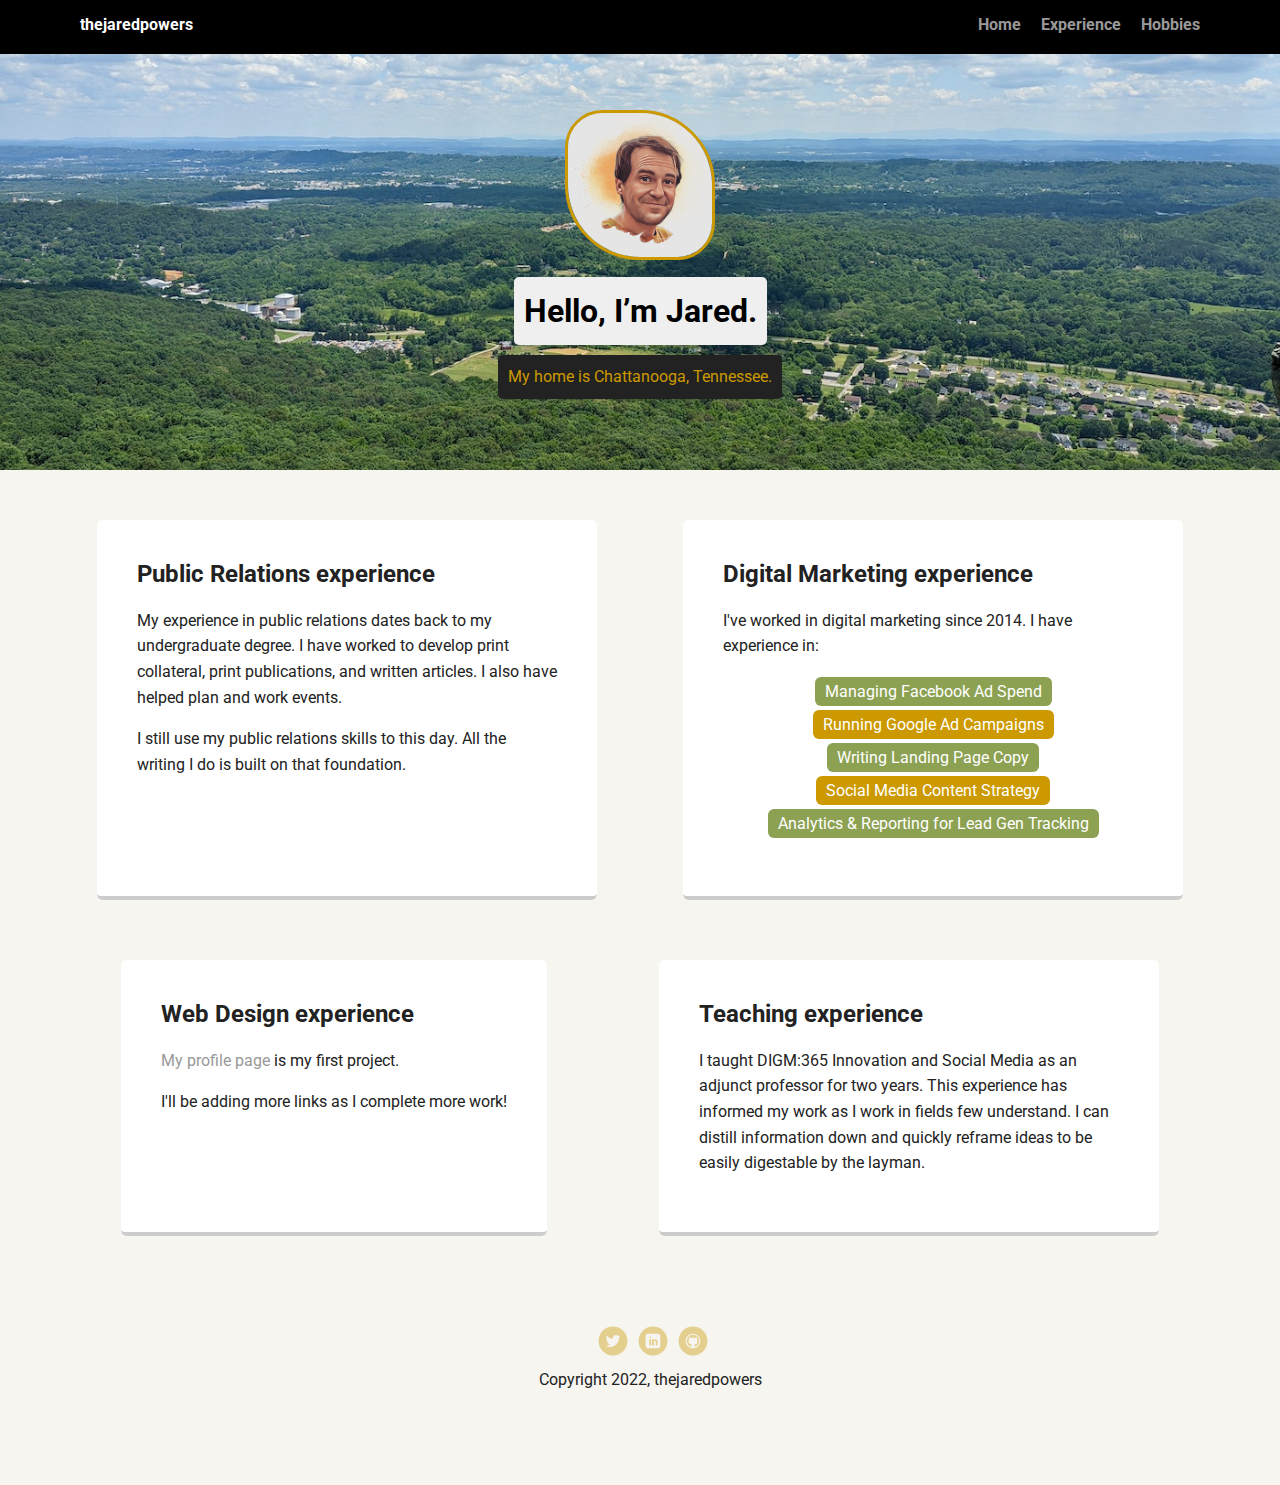
<file: experience.html>
<!doctype html>
<html lang="en">
  <head>
    <meta charset="utf-8">
    <title>thejaredpowers's Experience</title>
    <meta name="viewport" content="width=device-width, initial-scale=1.0">
    <link rel="stylesheet" href="styles.css">
    <link href="https://fonts.googleapis.com/css?family=Muli%7CRoboto:400,300,500,700,900" rel="stylesheet">
    <link rel="icon" type="image/x-icon" href="images/favicon.jpeg">
  </head>

  <body>

    <nav class="main-nav">
        <ul class="nav">
          <li class="name">thejaredpowers</li>
          <li><a href="index.html">Home</a></li>
          <li><a href="experience.html">Experience</a></li>
          <li><a href="hobbies.html">Hobbies</a></li>
        </ul>
    </nav>

    <header>
      <img src="images/dis_me.jpeg" alt="ProfilePic rendition of Jared" class="profile-image">
      <h1 class="tag name">Hello, I’m Jared.</h1>
      <p class="tag location">My home is Chattanooga, Tennessee.</p>
    </header>

    <main class="flex">
      <section class="card">
        <h2>Public Relations experience</h2>
        <p>My experience in public relations dates back to my undergraduate degree. I have worked to develop print collateral, print publications, and written articles. I also have helped plan and work events.</p>
        <p>I still use my public relations skills to this day. All the writing I do is built on that foundation.</p>
      </section> 

      <section class="card">
        <h2>Digital Marketing experience</h2>
        <p>I've worked in digital marketing since 2014. I have experience in:</p>
        <ul class="skills">
          <li>Managing Facebook Ad Spend</li>
          <li>Running Google Ad Campaigns</li>
          <li>Writing Landing Page Copy</li>
          <li>Social Media Content Strategy</li>
          <li>Analytics & Reporting for Lead Gen Tracking</li>
        </ul>
      </section> 

      <section class="card">
        <h2>Web Design experience</h2>
        <p><a href="index.html">My profile page</a> is my first project.</p>
        <p>I'll be adding more links as I complete more work!</p>
      </section> 

      <section class="card">
        <h2>Teaching experience</h2>
        <p>I taught DIGM:365 Innovation and Social Media as an adjunct professor for two years. This experience has informed my work as I work in fields few understand. I can distill information down and quickly reframe ideas to be easily digestable by the layman.</p>
      </section> 

    </main>
    <footer>
      <ul>
        <li><a href="https://www.twitter.com/thejaredpowers" class="social twitter">Twitter</a></li>
        <li><a href="https://www.linkedin.com/in/thejaredpowers" class="social linkedin">LinkedIn</a></li>
        <li><a href="https://github.com/thejaredpowers" class="social github">Github</a></li>
      </ul>
      <p class="copyright">Copyright 2022, thejaredpowers</p>
    </footer>
  </body>
</html>
</file>
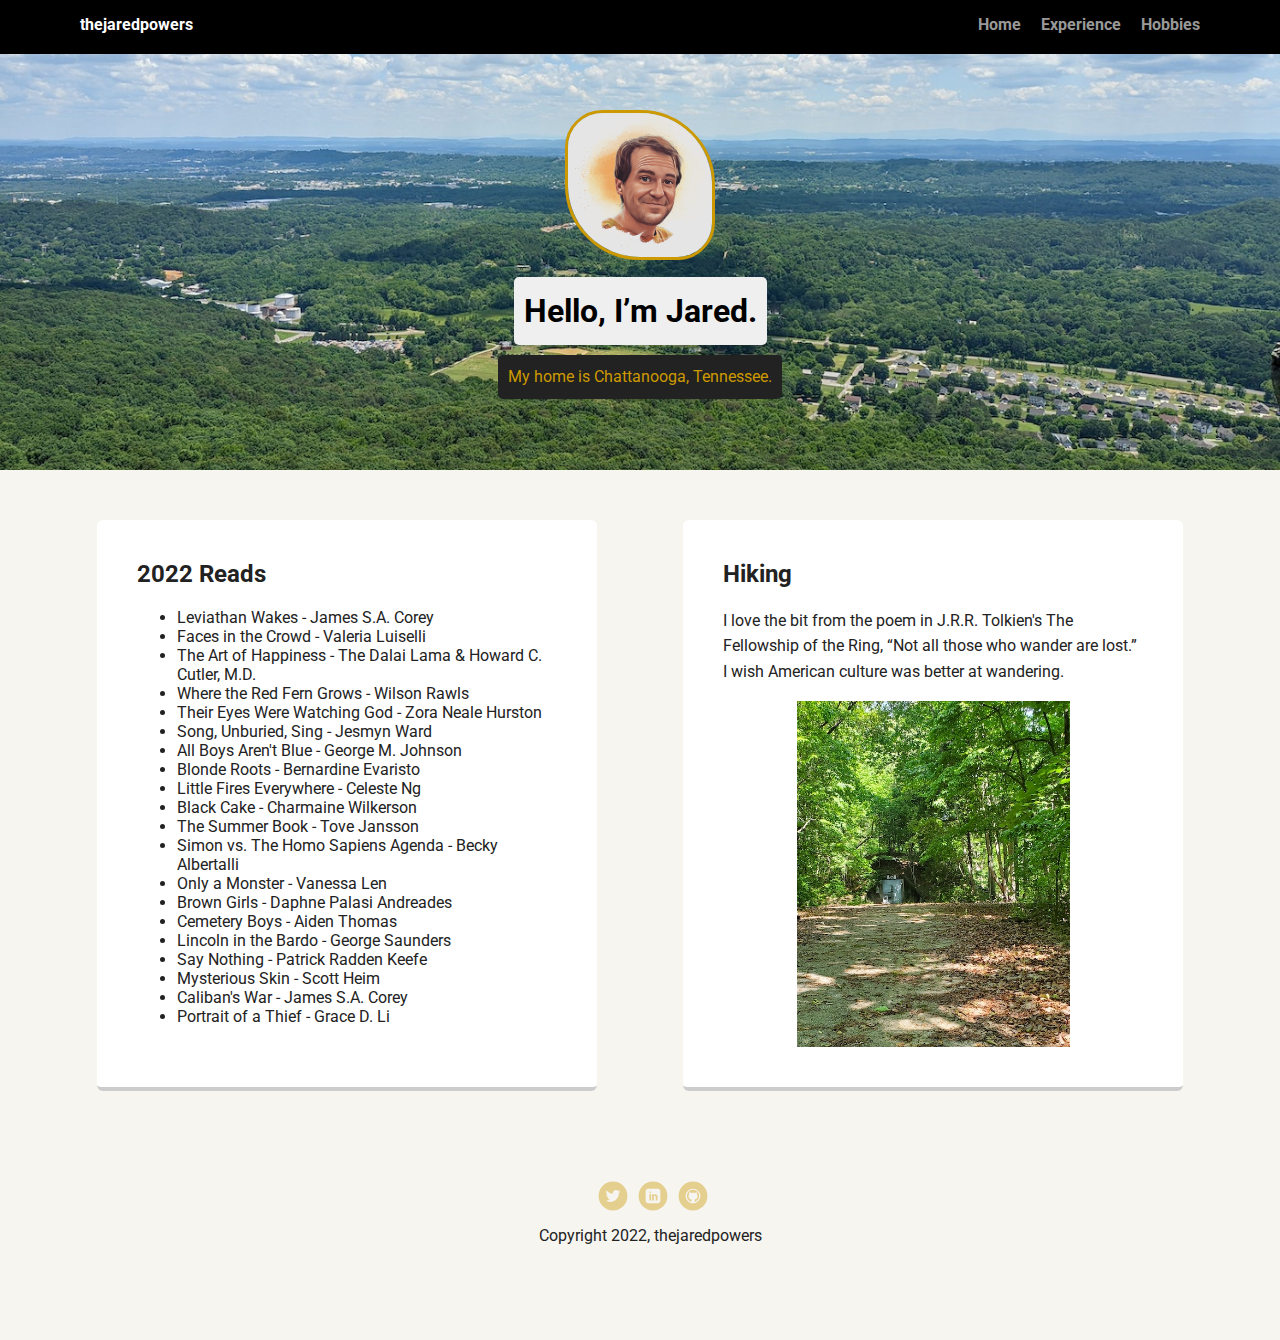
<file: hobbies.html>
<!doctype html>
<html lang="en">
  <head>
    <meta charset="utf-8">
    <title>thejaredpowers's Hobbies</title>
    <meta name="viewport" content="width=device-width, initial-scale=1.0">
    <link rel="stylesheet" href="styles.css">
    <link href="https://fonts.googleapis.com/css?family=Muli%7CRoboto:400,300,500,700,900" rel="stylesheet">
    <link rel="icon" type="image/x-icon" href="images/favicon.jpeg">
  </head>

  <body>

    <nav class="main-nav">
        <ul class="nav">
          <li class="name">thejaredpowers</li>
          <li><a href="index.html">Home</a></li>
          <li><a href="experience.html">Experience</a></li>
          <li><a href="hobbies.html">Hobbies</a></li>
        </ul>
    </nav>

    <header>
      <img src="images/dis_me.jpeg" alt="ProfilePic rendition of Jared" class="profile-image">
      <h1 class="tag name">Hello, I’m Jared.</h1>
      <p class="tag location">My home is Chattanooga, Tennessee.</p>
    </header>

    <main class="flex">
      <section class="card">
        <h2>2022 Reads</h2>
        <ul class="reads">
          <li>Leviathan Wakes - James S.A. Corey</li>
          <li>Faces in the Crowd - Valeria Luiselli</li>
          <li>The Art of Happiness - The Dalai Lama & Howard C. Cutler, M.D.</li>
          <li>Where the Red Fern Grows - Wilson Rawls</li>
          <li>Their Eyes Were Watching God - Zora Neale Hurston</li>
          <li>Song, Unburied, Sing - Jesmyn Ward</li>
          <li>All Boys Aren't Blue - George M. Johnson</li>
          <li>Blonde Roots - Bernardine Evaristo</li>
          <li>Little Fires Everywhere - Celeste Ng</li>
          <li>Black Cake - Charmaine Wilkerson</li>
          <li>The Summer Book - Tove Jansson</li>
          <li>Simon vs. The Homo Sapiens Agenda - Becky Albertalli</li>
          <li>Only a Monster - Vanessa Len</li>
          <li>Brown Girls - Daphne Palasi Andreades</li>
          <li>Cemetery Boys - Aiden Thomas</li>
          <li>Lincoln in the Bardo - George Saunders</li>
          <li>Say Nothing - Patrick Radden Keefe</li>
          <li>Mysterious Skin - Scott Heim</li>
          <li>Caliban's War - James S.A. Corey</li>
          <li>Portrait of a Thief - Grace D. Li</li>
        </ul>
      </section> 

      <section class="card">
        <h2>Hiking</h2>
        <p>I love the bit from the poem in J.R.R. Tolkien's The Fellowship of the Ring, &ldquo;Not all those who wander are lost.&rdquo; I wish American culture was better at wandering.</p>
        <div class="img_box">
          <img src="images/woods.jpeg" alt="WWII Ammo Depot near Chattanooga" class="hobbies_img">
        </div>
      </section> 

    </main>
    <footer>
      <ul>
        <li><a href="https://www.twitter.com/thejaredpowers" class="social twitter">Twitter</a></li>
        <li><a href="https://www.linkedin.com/in/thejaredpowers" class="social linkedin">LinkedIn</a></li>
        <li><a href="https://github.com/thejaredpowers" class="social github">Github</a></li>
      </ul>
      <p class="copyright">Copyright 2022, thejaredpowers</p>
    </footer>
  </body>
</html>
</file>
<file: styles.css>
/* Global Layout Set-up */
* { 
  box-sizing: border-box;
}
  
body {
  margin: 0;
  padding: 0;
  text-align: center;
  font-family: 'Roboto', sans-serif;
  color: #222;
  background: #f7f5f0;
}
/* Link Styles */

a {
  text-decoration: none;
  color: #999;
}
a:hover {
  color: #6633ff;
}

/* Section Styles */

.main-nav {
  width: 100%;
  background: black;
  min-height: 30px;
  padding: 10px;
  position: fixed;
  text-align: center;
}
.nav {
  display: flex;
  justify-content: space-around;
  font-weight: 700;
  list-style-type: none;
  margin: 0 auto;
  padding: 0;
}

.nav .name {
    display: block;
    margin-right: auto;
    color: white;
}
.nav li {
  padding: 5px 10px 10px 10px;
}
.nav a {
  transition: all .5s;
}
.nav a:hover {
  color: white
}

header {
  text-align: center;
  background: url('images/rock_city.jpeg') no-repeat top center ;
  background-size: cover;
  overflow: hidden;
  padding-top: 60px;
}
header {
  line-height: 1.5;
}
header .profile-image {
  margin-top: 50px;
  width: 150px;
  height: 150px;
  border-radius: 25% 50%;
  border: 3px solid #cc9900;
  transition: all .5s;
}
header .profile-image:hover {
  transform: scale(1.15);
}
.tag {
  background-color: #efefef;
  color: black;
  padding: 10px;
  border-radius: 5px;
  display: table;
  margin: 10px auto;
} 
.location {
  background-color: #222;
  color: #CC9900;
}
.card {
  margin: 30px;
  padding: 20px 40px 40px;
  max-width: 500px;
  text-align: left;
  background: #fff;
  border-bottom: 4px solid #ccc;
  border-radius: 6px;
  transition: all .5s;
}
.card:hover {
  border-color: #cc9900;
}

ul.skills {
  padding: 0;
  text-align: center;
}

.skills li {
  border-radius: 6px;
  display: inline-block;
  background: #cc9900;
  color: white;
  padding: 5px 10px;
  margin: 2px;
}

.skills li:nth-child(odd) {
  background: #8DA153;
}

footer {
  width: 100%;
  min-height: 30px;
  padding: 20px 0 40px 20px;
}

footer .copyright {
  top: -8px;
  font-size: .75em;
}

footer ul {
  list-style-type: none;
  margin: 0;
  padding: 0;
}

footer ul li {
  display: inline-block;
}

a.social {
  display: inline-block;
  text-indent: -9999px;
  margin-left: 5px;
  width: 30px;
  height: 30px;
  background-size: 30px 30px;
  opacity: .4;
  transition: all .5s;
}
a.twitter {
  background-image: url(images/twitter.svg);
}
a.linkedin {
  background-image: url(images/linkedin.svg);
}
a.github {
  background-image: url(images/github.svg);
}
a.social:hover {
  opacity: 1;
}
.clearfix {
  clear: both;
}
.img_box {
  display:  flex;
  align-items: center;
  justify-content: center;
}
.hobbies_img {
  width: 65%;
}

/* Styles for larger screens */
@media screen and (min-width: 720px) {
  
  .flex {
      display: -ms-flexbox;      /* TWEENER - IE 10 */
      display: flex; 
      max-width: 1200px;
      -ms-flex-pack: distribute;
      justify-content: space-evenly;
      margin: 0 auto;
      flex-wrap: wrap;
  }

  header {
    min-height: 470px;
  }

  .nav {
    max-width: 1200px;
    padding: 0 30px;
  }


  main {
    padding-top: 20px;
  }

  main p {
    line-height: 1.6em;
  }

  footer {
    font-size: 1.3em;
    max-width: 1200px;
    margin: 40px auto;
  }

}
</file>
